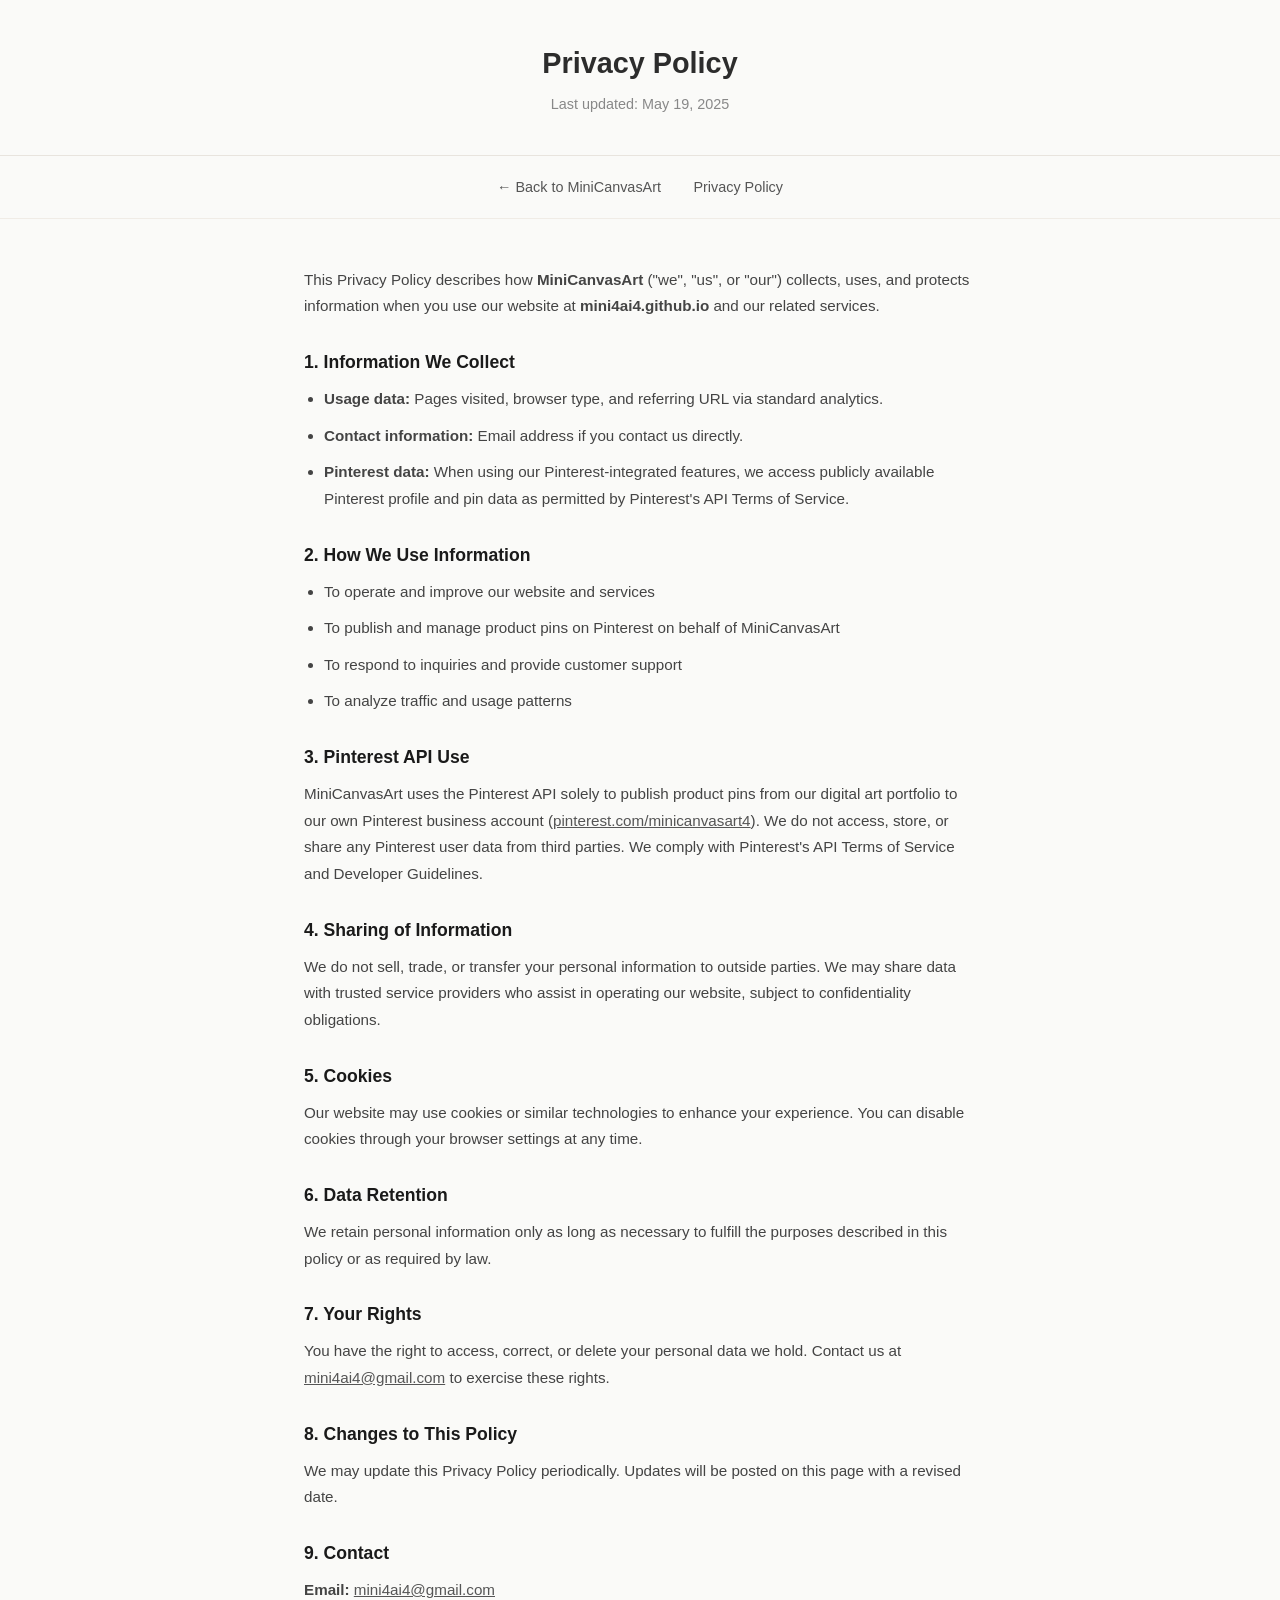
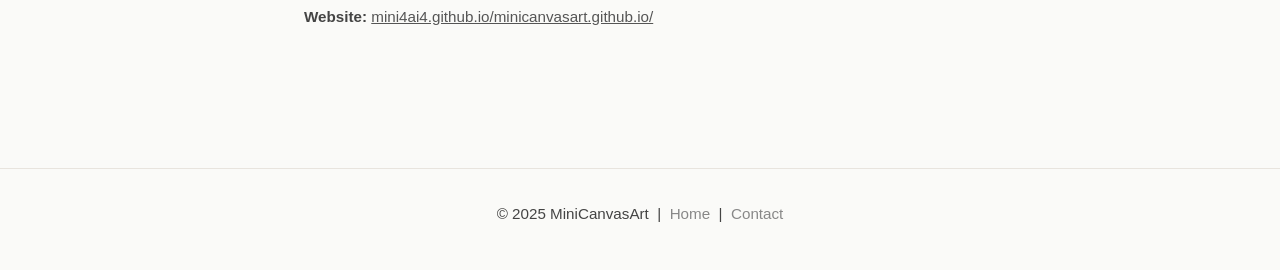
<file: privacy-policy.html>
<!DOCTYPE html>
<html lang="en">
<head>
  <meta charset="UTF-8">
  <meta name="viewport" content="width=device-width, initial-scale=1.0">
  <title>Privacy Policy — MiniCanvasArt</title>
  <style>
    * { margin: 0; padding: 0; box-sizing: border-box; }
    body {
      font-family: -apple-system, BlinkMacSystemFont, 'Segoe UI', sans-serif;
      background: #fafaf8;
      color: #2c2c2c;
      line-height: 1.6;
    }
    header {
      padding: 40px 24px 28px;
      text-align: center;
      border-bottom: 1px solid #e8e4de;
    }
    header h1 { font-size: 1.8rem; font-weight: 600; }
    header p { margin-top: 6px; color: #888; font-size: 0.9rem; }
    nav {
      text-align: center;
      padding: 18px;
      border-bottom: 1px solid #f0ece6;
    }
    nav a {
      color: #555;
      text-decoration: none;
      margin: 0 14px;
      font-size: 0.9rem;
    }
    nav a:hover { color: #1a1a1a; }
    main {
      max-width: 720px;
      margin: 48px auto;
      padding: 0 24px 80px;
    }
    h2 {
      font-size: 1.1rem;
      font-weight: 600;
      margin: 28px 0 10px;
      color: #1a1a1a;
    }
    p, li {
      font-size: 0.95rem;
      line-height: 1.75;
      color: #444;
      margin-bottom: 10px;
    }
    ul { padding-left: 20px; margin-bottom: 10px; }
    a { color: #555; }
    a:hover { color: #1a1a1a; }
    footer {
      text-align: center;
      padding: 32px 24px;
      font-size: 0.85rem;
      color: #aaa;
      border-top: 1px solid #e8e4de;
    }
    footer a { color: #888; text-decoration: none; }
  </style>
</head>
<body>

<header>
  <h1>Privacy Policy</h1>
  <p>Last updated: May 19, 2025</p>
</header>

<nav>
  <a href="/">← Back to MiniCanvasArt</a>
  <a href="/privacy-policy.html">Privacy Policy</a>
</nav>

<main>
  <p>
    This Privacy Policy describes how <strong>MiniCanvasArt</strong> ("we", "us", or "our") collects,
    uses, and protects information when you use our website at
    <strong>mini4ai4.github.io</strong> and our related services.
  </p>

  <h2>1. Information We Collect</h2>
  <ul>
    <li><strong>Usage data:</strong> Pages visited, browser type, and referring URL via standard analytics.</li>
    <li><strong>Contact information:</strong> Email address if you contact us directly.</li>
    <li><strong>Pinterest data:</strong> When using our Pinterest-integrated features, we access publicly available Pinterest profile and pin data as permitted by Pinterest's API Terms of Service.</li>
  </ul>

  <h2>2. How We Use Information</h2>
  <ul>
    <li>To operate and improve our website and services</li>
    <li>To publish and manage product pins on Pinterest on behalf of MiniCanvasArt</li>
    <li>To respond to inquiries and provide customer support</li>
    <li>To analyze traffic and usage patterns</li>
  </ul>

  <h2>3. Pinterest API Use</h2>
  <p>
    MiniCanvasArt uses the Pinterest API solely to publish product pins from our
    digital art portfolio to our own Pinterest business account
    (<a href="https://www.pinterest.com/minicanvasart4/" target="_blank">pinterest.com/minicanvasart4</a>).
    We do not access, store, or share any Pinterest user data from third parties.
    We comply with Pinterest's API Terms of Service and Developer Guidelines.
  </p>

  <h2>4. Sharing of Information</h2>
  <p>
    We do not sell, trade, or transfer your personal information to outside parties.
    We may share data with trusted service providers who assist in operating our website,
    subject to confidentiality obligations.
  </p>

  <h2>5. Cookies</h2>
  <p>
    Our website may use cookies or similar technologies to enhance your experience.
    You can disable cookies through your browser settings at any time.
  </p>

  <h2>6. Data Retention</h2>
  <p>
    We retain personal information only as long as necessary to fulfill the purposes
    described in this policy or as required by law.
  </p>

  <h2>7. Your Rights</h2>
  <p>
    You have the right to access, correct, or delete your personal data we hold.
    Contact us at <a href="mailto:mini4ai4@gmail.com">mini4ai4@gmail.com</a> to exercise these rights.
  </p>

  <h2>8. Changes to This Policy</h2>
  <p>
    We may update this Privacy Policy periodically. Updates will be posted on this page
    with a revised date.
  </p>

  <h2>9. Contact</h2>
  <p>
    <strong>Email:</strong> <a href="mailto:mini4ai4@gmail.com">mini4ai4@gmail.com</a><br>
    <strong>Website:</strong> <a href="https://mini4ai4.github.io/minicanvasart.github.io/">mini4ai4.github.io/minicanvasart.github.io/</a>
  </p>
</main>

<footer>
  <p>&copy; 2025 MiniCanvasArt &nbsp;|&nbsp; <a href="/">Home</a> &nbsp;|&nbsp; <a href="mailto:mini4ai4@gmail.com">Contact</a></p>
</footer>

</body>
</html>
</file>
